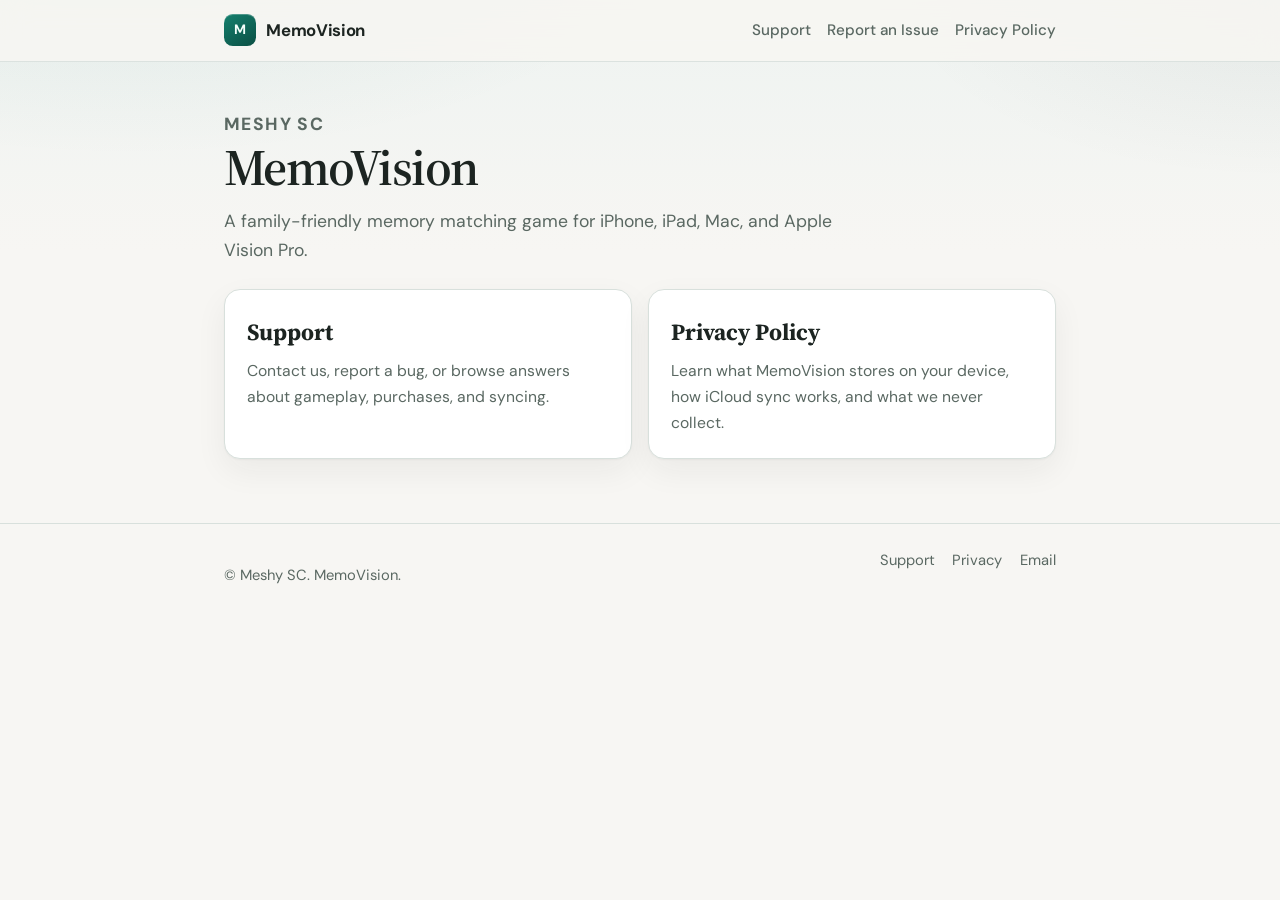
<file: docs/index.html>
<!DOCTYPE html>
<html lang="en">
<head>
  <meta charset="utf-8">
  <meta name="viewport" content="width=device-width, initial-scale=1">
  <title>MemoVision</title>
  <meta name="description" content="Support and privacy information for MemoVision, a family-friendly card-matching puzzle game by Meshy SC.">
  <link rel="preconnect" href="https://fonts.googleapis.com">
  <link rel="preconnect" href="https://fonts.gstatic.com" crossorigin>
  <link href="https://fonts.googleapis.com/css2?family=DM+Sans:ital,opsz,wght@0,9..40,400;0,9..40,500;0,9..40,700;1,9..40,400&family=Source+Serif+4:opsz,wght@8..60,600&display=swap" rel="stylesheet">
  <link rel="stylesheet" href="styles.css">
</head>
<body>
  <header class="site-header">
    <div class="header-inner">
      <a class="brand" href="./">
        <span class="brand-mark" aria-hidden="true">M</span>
        <span>MemoVision</span>
      </a>
      <nav class="nav" aria-label="Primary">
        <a href="support/">Support</a>
        <a href="https://github.com/Meshy-SC/MemoVision/issues/new">Report an Issue</a>
        <a href="privacy/">Privacy Policy</a>
      </nav>
    </div>
  </header>

  <main>
    <section class="hero">
      <p class="eyebrow">Meshy SC</p>
      <h1>MemoVision</h1>
      <p>A family-friendly memory matching game for iPhone, iPad, Mac, and Apple Vision Pro.</p>
    </section>

    <div class="card-grid">
      <a class="card" href="support/">
        <h2>Support</h2>
        <p>Contact us, report a bug, or browse answers about gameplay, purchases, and syncing.</p>
      </a>
      <a class="card" href="privacy/">
        <h2>Privacy Policy</h2>
        <p>Learn what MemoVision stores on your device, how iCloud sync works, and what we never collect.</p>
      </a>
    </div>
  </main>

  <footer class="site-footer">
    <div class="footer-inner">
      <p>© Meshy SC. MemoVision.</p>
      <div class="footer-links">
        <a href="support/">Support</a>
        <a href="privacy/">Privacy</a>
        <a href="mailto:davinci.dalhi@gmail.com">Email</a>
      </div>
    </div>
  </footer>
</body>
</html>
</file>
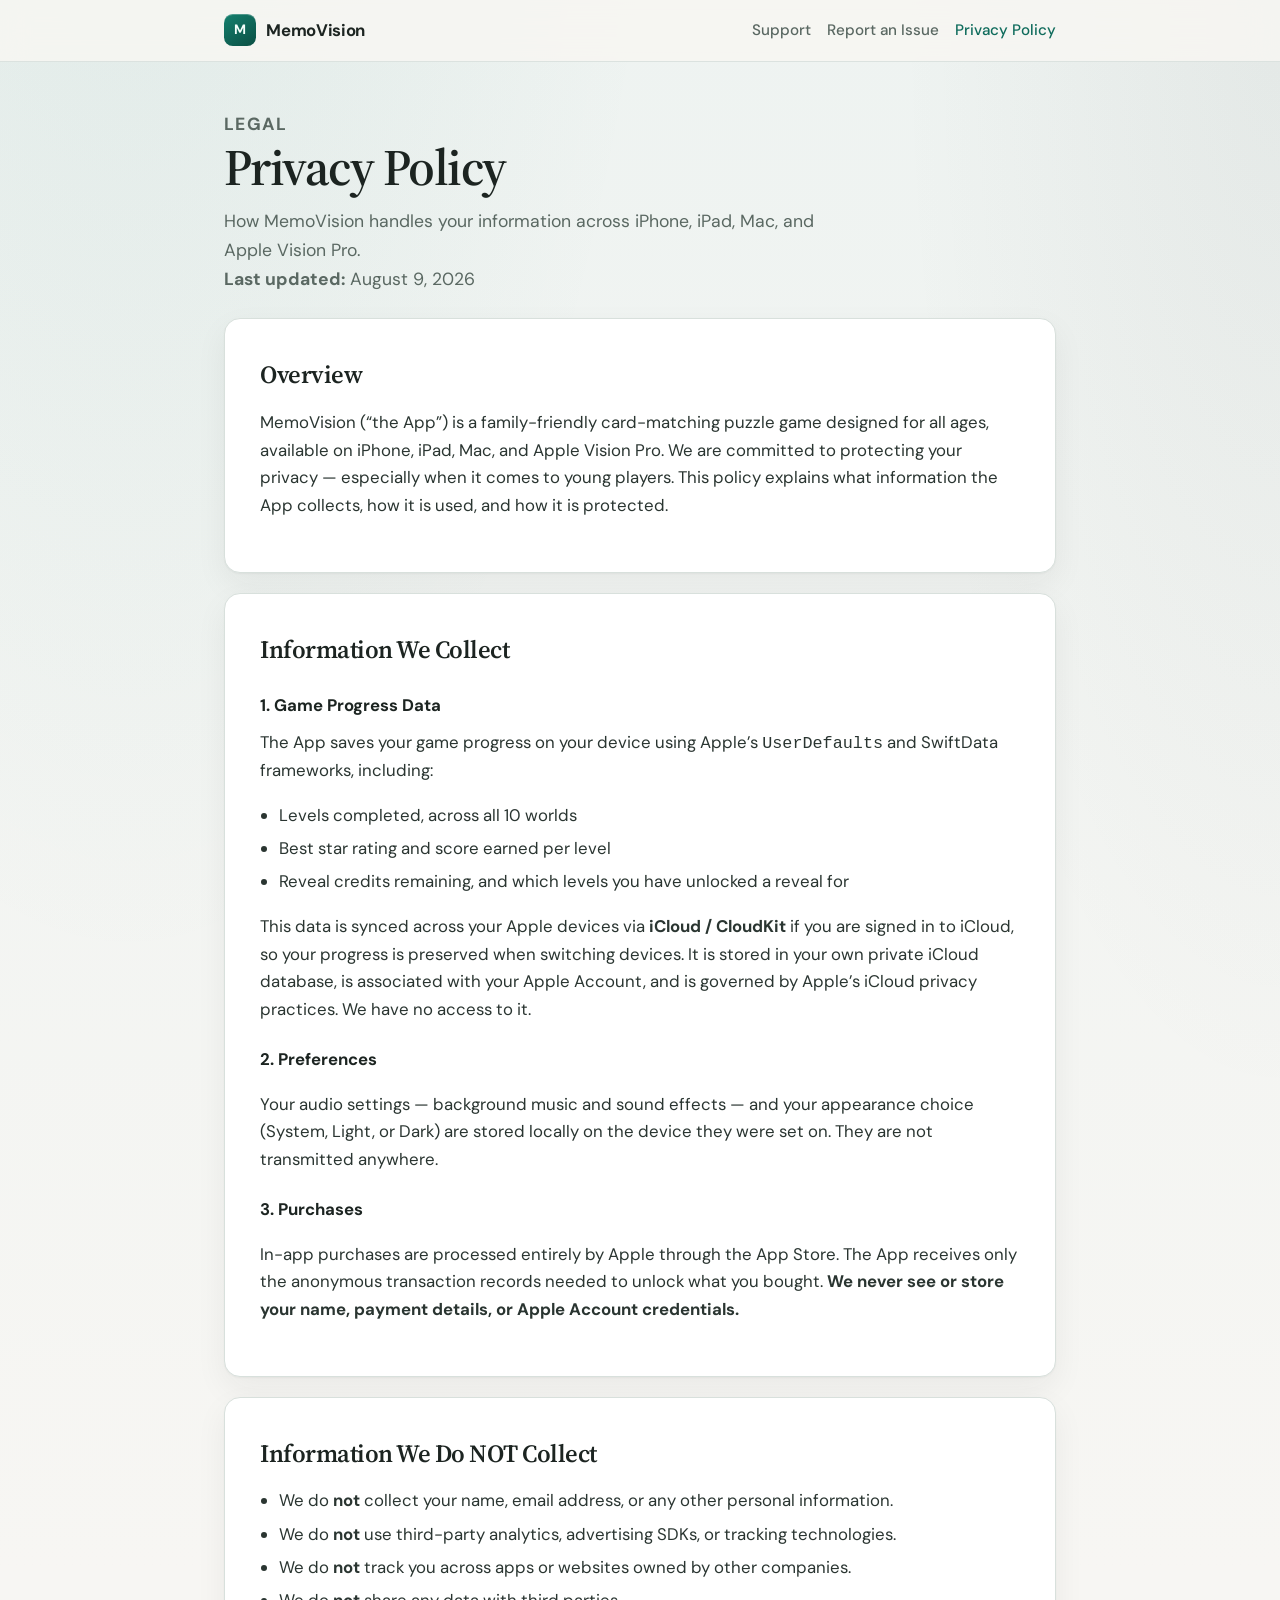
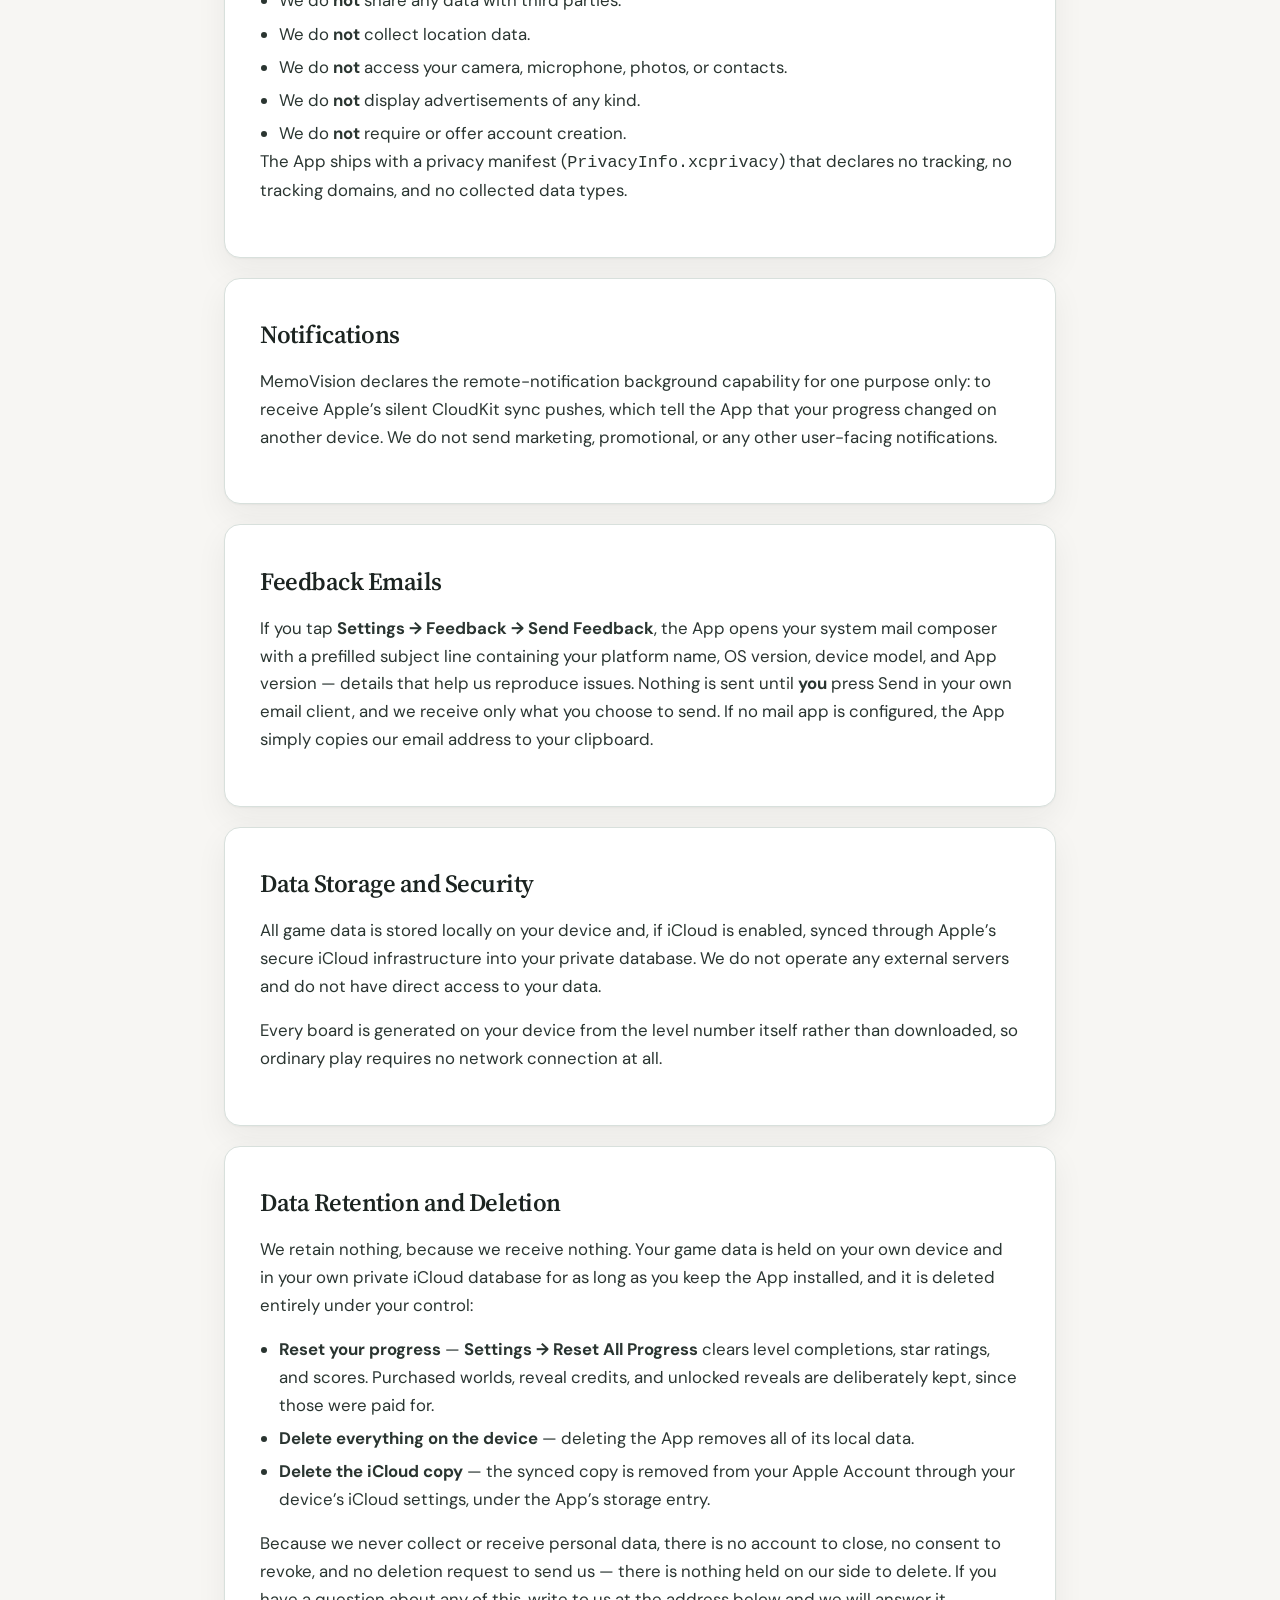
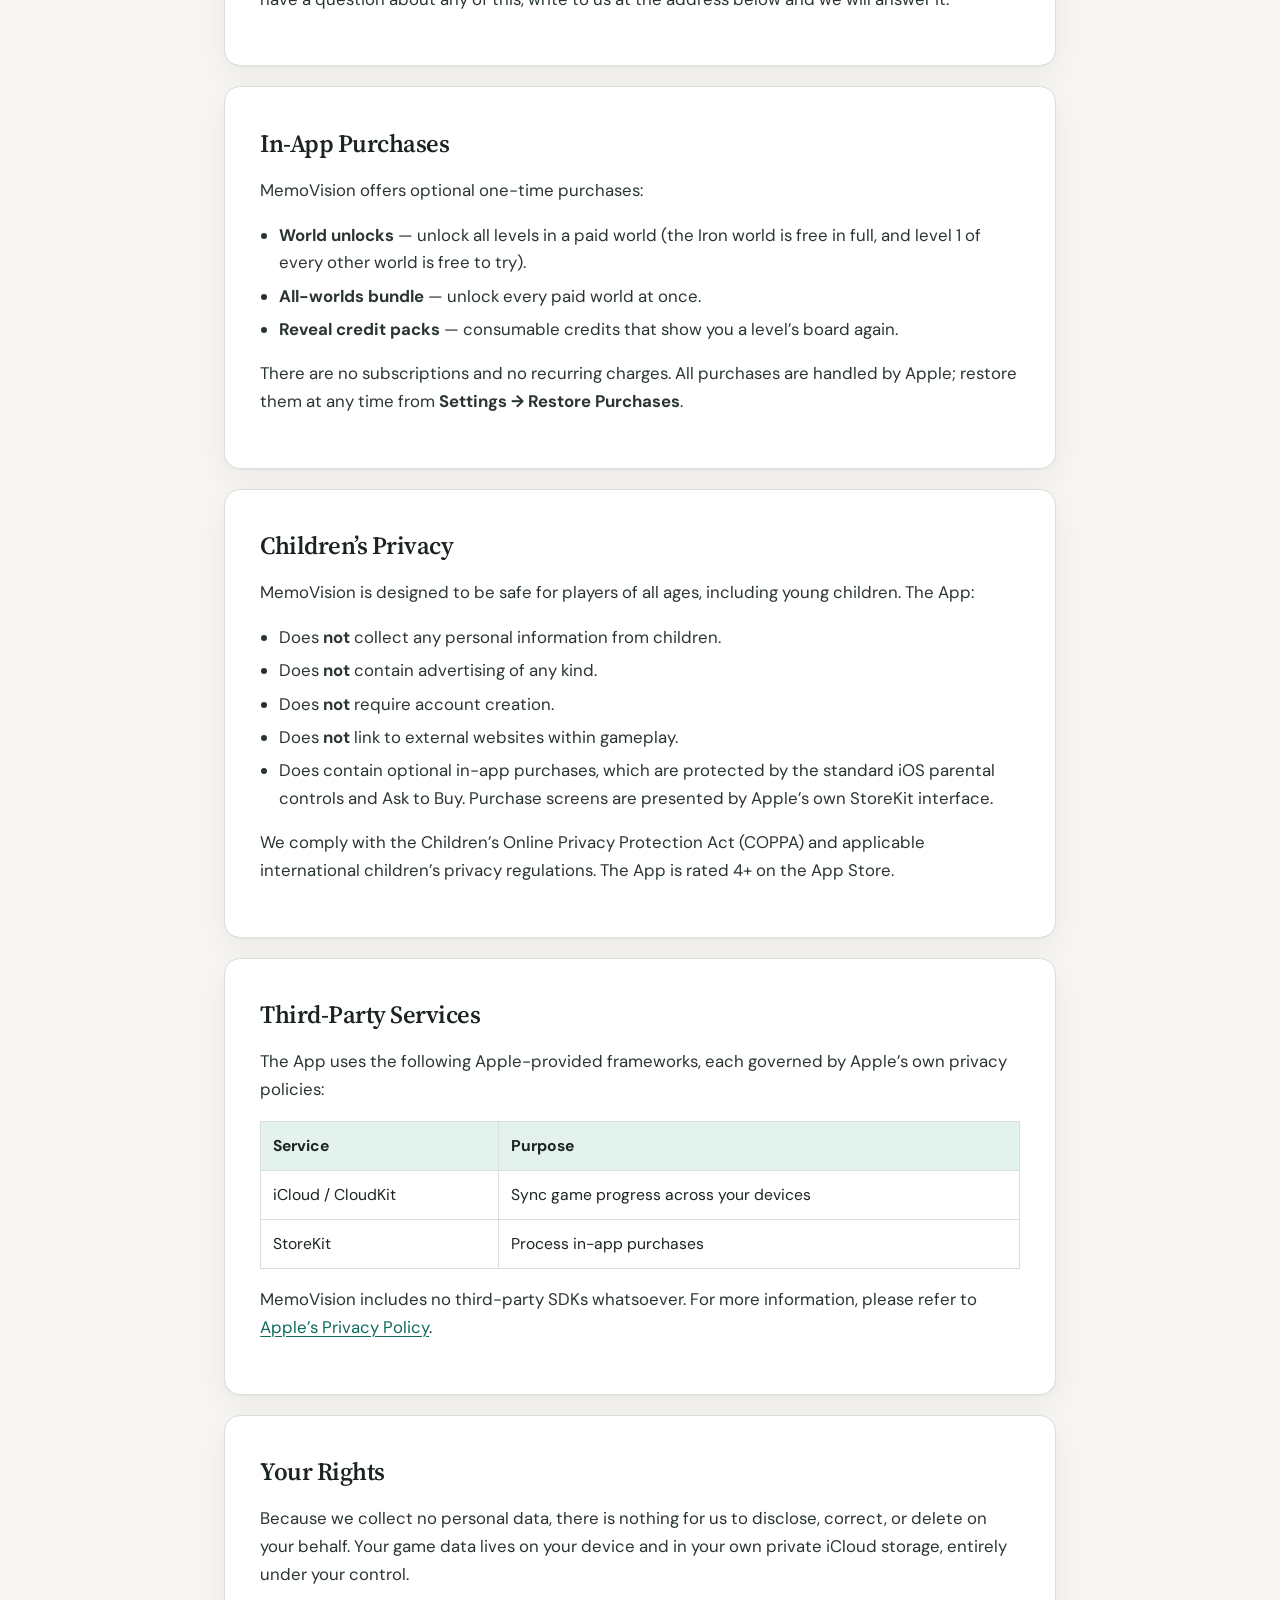
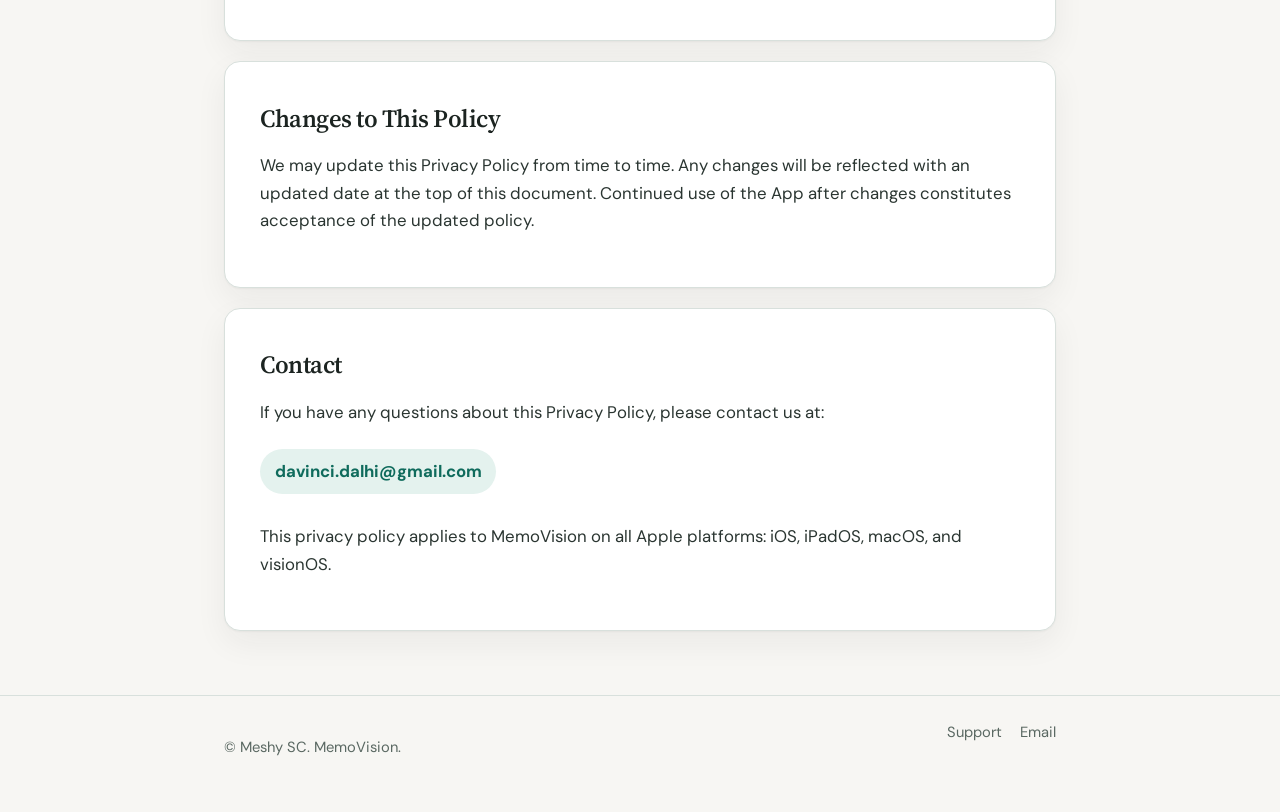
<file: docs/privacy/index.html>
<!DOCTYPE html>
<html lang="en">
<head>
  <meta charset="utf-8">
  <meta name="viewport" content="width=device-width, initial-scale=1">
  <title>Privacy Policy · MemoVision</title>
  <meta name="description" content="Privacy Policy for MemoVision. Learn what data the app stores, how iCloud sync works, and what we never collect.">
  <link rel="preconnect" href="https://fonts.googleapis.com">
  <link rel="preconnect" href="https://fonts.gstatic.com" crossorigin>
  <link href="https://fonts.googleapis.com/css2?family=DM+Sans:ital,opsz,wght@0,9..40,400;0,9..40,500;0,9..40,700;1,9..40,400&family=Source+Serif+4:opsz,wght@8..60,600&display=swap" rel="stylesheet">
  <link rel="stylesheet" href="../styles.css">
</head>
<body>
  <header class="site-header">
    <div class="header-inner">
      <a class="brand" href="../">
        <span class="brand-mark" aria-hidden="true">M</span>
        <span>MemoVision</span>
      </a>
      <nav class="nav" aria-label="Primary">
        <a href="../support/">Support</a>
        <a href="https://github.com/Meshy-SC/MemoVision/issues/new">Report an Issue</a>
        <a href="./" aria-current="page">Privacy Policy</a>
      </nav>
    </div>
  </header>

  <main>
    <section class="hero">
      <p class="eyebrow">Legal</p>
      <h1>Privacy Policy</h1>
      <p>How MemoVision handles your information across iPhone, iPad, Mac, and Apple Vision Pro.</p>
      <p class="meta"><strong>Last updated:</strong> August 9, 2026</p>
    </section>

    <div class="content">
      <section class="panel">
        <h2>Overview</h2>
        <p>MemoVision (“the App”) is a family-friendly card-matching puzzle game designed for all ages, available on iPhone, iPad, Mac, and Apple Vision Pro. We are committed to protecting your privacy — especially when it comes to young players. This policy explains what information the App collects, how it is used, and how it is protected.</p>
      </section>

      <section class="panel">
        <h2>Information We Collect</h2>

        <h3>1. Game Progress Data</h3>
        <p>The App saves your game progress on your device using Apple’s <code>UserDefaults</code> and SwiftData frameworks, including:</p>
        <ul>
          <li>Levels completed, across all 10 worlds</li>
          <li>Best star rating and score earned per level</li>
          <li>Reveal credits remaining, and which levels you have unlocked a reveal for</li>
        </ul>
        <p>This data is synced across your Apple devices via <strong>iCloud / CloudKit</strong> if you are signed in to iCloud, so your progress is preserved when switching devices. It is stored in your own private iCloud database, is associated with your Apple Account, and is governed by Apple’s iCloud privacy practices. We have no access to it.</p>

        <h3>2. Preferences</h3>
        <p>Your audio settings — background music and sound effects — and your appearance choice (System, Light, or Dark) are stored locally on the device they were set on. They are not transmitted anywhere.</p>

        <h3>3. Purchases</h3>
        <p>In-app purchases are processed entirely by Apple through the App Store. The App receives only the anonymous transaction records needed to unlock what you bought. <strong>We never see or store your name, payment details, or Apple Account credentials.</strong></p>
      </section>

      <section class="panel">
        <h2>Information We Do NOT Collect</h2>
        <ul>
          <li>We do <strong>not</strong> collect your name, email address, or any other personal information.</li>
          <li>We do <strong>not</strong> use third-party analytics, advertising SDKs, or tracking technologies.</li>
          <li>We do <strong>not</strong> track you across apps or websites owned by other companies.</li>
          <li>We do <strong>not</strong> share any data with third parties.</li>
          <li>We do <strong>not</strong> collect location data.</li>
          <li>We do <strong>not</strong> access your camera, microphone, photos, or contacts.</li>
          <li>We do <strong>not</strong> display advertisements of any kind.</li>
          <li>We do <strong>not</strong> require or offer account creation.</li>
        </ul>
        <p>The App ships with a privacy manifest (<code>PrivacyInfo.xcprivacy</code>) that declares no tracking, no tracking domains, and no collected data types.</p>
      </section>

      <section class="panel">
        <h2>Notifications</h2>
        <p>MemoVision declares the remote-notification background capability for one purpose only: to receive Apple’s silent CloudKit sync pushes, which tell the App that your progress changed on another device. We do not send marketing, promotional, or any other user-facing notifications.</p>
      </section>

      <section class="panel">
        <h2>Feedback Emails</h2>
        <p>If you tap <strong>Settings → Feedback → Send Feedback</strong>, the App opens your system mail composer with a prefilled subject line containing your platform name, OS version, device model, and App version — details that help us reproduce issues. Nothing is sent until <strong>you</strong> press Send in your own email client, and we receive only what you choose to send. If no mail app is configured, the App simply copies our email address to your clipboard.</p>
      </section>

      <section class="panel">
        <h2>Data Storage and Security</h2>
        <p>All game data is stored locally on your device and, if iCloud is enabled, synced through Apple’s secure iCloud infrastructure into your private database. We do not operate any external servers and do not have direct access to your data.</p>
        <p>Every board is generated on your device from the level number itself rather than downloaded, so ordinary play requires no network connection at all.</p>
      </section>

      <section class="panel">
        <h2>Data Retention and Deletion</h2>
        <p>We retain nothing, because we receive nothing. Your game data is held on your own device and in your own private iCloud database for as long as you keep the App installed, and it is deleted entirely under your control:</p>
        <ul>
          <li><strong>Reset your progress</strong> — <strong>Settings → Reset All Progress</strong> clears level completions, star ratings, and scores. Purchased worlds, reveal credits, and unlocked reveals are deliberately kept, since those were paid for.</li>
          <li><strong>Delete everything on the device</strong> — deleting the App removes all of its local data.</li>
          <li><strong>Delete the iCloud copy</strong> — the synced copy is removed from your Apple Account through your device’s iCloud settings, under the App’s storage entry.</li>
        </ul>
        <p>Because we never collect or receive personal data, there is no account to close, no consent to revoke, and no deletion request to send us — there is nothing held on our side to delete. If you have a question about any of this, write to us at the address below and we will answer it.</p>
      </section>

      <section class="panel">
        <h2>In-App Purchases</h2>
        <p>MemoVision offers optional one-time purchases:</p>
        <ul>
          <li><strong>World unlocks</strong> — unlock all levels in a paid world (the Iron world is free in full, and level 1 of every other world is free to try).</li>
          <li><strong>All-worlds bundle</strong> — unlock every paid world at once.</li>
          <li><strong>Reveal credit packs</strong> — consumable credits that show you a level’s board again.</li>
        </ul>
        <p>There are no subscriptions and no recurring charges. All purchases are handled by Apple; restore them at any time from <strong>Settings → Restore Purchases</strong>.</p>
      </section>

      <section class="panel">
        <h2>Children’s Privacy</h2>
        <p>MemoVision is designed to be safe for players of all ages, including young children. The App:</p>
        <ul>
          <li>Does <strong>not</strong> collect any personal information from children.</li>
          <li>Does <strong>not</strong> contain advertising of any kind.</li>
          <li>Does <strong>not</strong> require account creation.</li>
          <li>Does <strong>not</strong> link to external websites within gameplay.</li>
          <li>Does contain optional in-app purchases, which are protected by the standard iOS parental controls and Ask to Buy. Purchase screens are presented by Apple’s own StoreKit interface.</li>
        </ul>
        <p>We comply with the Children’s Online Privacy Protection Act (COPPA) and applicable international children’s privacy regulations. The App is rated 4+ on the App Store.</p>
      </section>

      <section class="panel">
        <h2>Third-Party Services</h2>
        <p>The App uses the following Apple-provided frameworks, each governed by Apple’s own privacy policies:</p>
        <div class="table-wrap">
          <table>
            <thead>
              <tr>
                <th>Service</th>
                <th>Purpose</th>
              </tr>
            </thead>
            <tbody>
              <tr>
                <td>iCloud / CloudKit</td>
                <td>Sync game progress across your devices</td>
              </tr>
              <tr>
                <td>StoreKit</td>
                <td>Process in-app purchases</td>
              </tr>
            </tbody>
          </table>
        </div>
        <p>MemoVision includes no third-party SDKs whatsoever. For more information, please refer to <a href="https://www.apple.com/legal/privacy/">Apple’s Privacy Policy</a>.</p>
      </section>

      <section class="panel">
        <h2>Your Rights</h2>
        <p>Because we collect no personal data, there is nothing for us to disclose, correct, or delete on your behalf. Your game data lives on your device and in your own private iCloud storage, entirely under your control.</p>
      </section>

      <section class="panel">
        <h2>Changes to This Policy</h2>
        <p>We may update this Privacy Policy from time to time. Any changes will be reflected with an updated date at the top of this document. Continued use of the App after changes constitutes acceptance of the updated policy.</p>
      </section>

      <section class="panel" id="contact">
        <h2>Contact</h2>
        <p>If you have any questions about this Privacy Policy, please contact us at:</p>
        <a class="email" href="mailto:davinci.dalhi@gmail.com">davinci.dalhi@gmail.com</a>
        <p>This privacy policy applies to MemoVision on all Apple platforms: iOS, iPadOS, macOS, and visionOS.</p>
      </section>
    </div>
  </main>

  <footer class="site-footer">
    <div class="footer-inner">
      <p>© Meshy SC. MemoVision.</p>
      <div class="footer-links">
        <a href="../support/">Support</a>
        <a href="mailto:davinci.dalhi@gmail.com">Email</a>
      </div>
    </div>
  </footer>
</body>
</html>
</file>
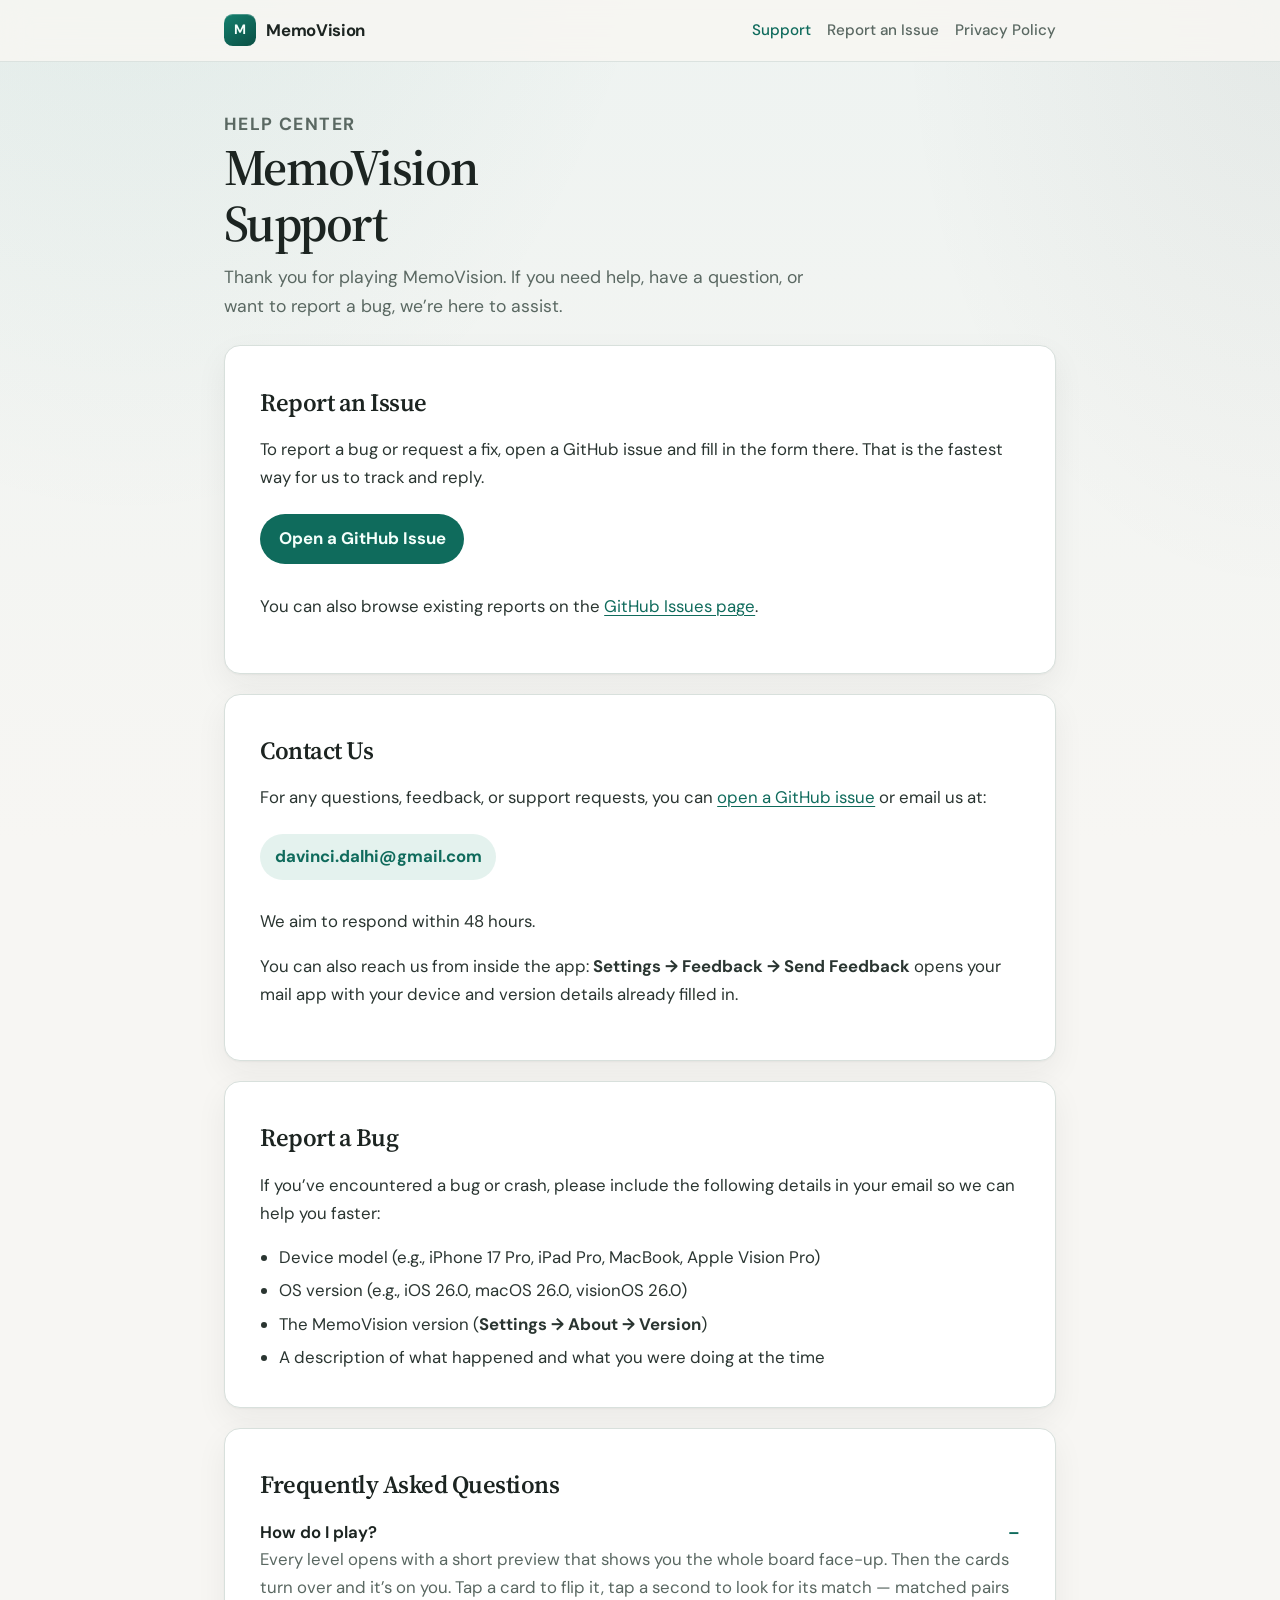
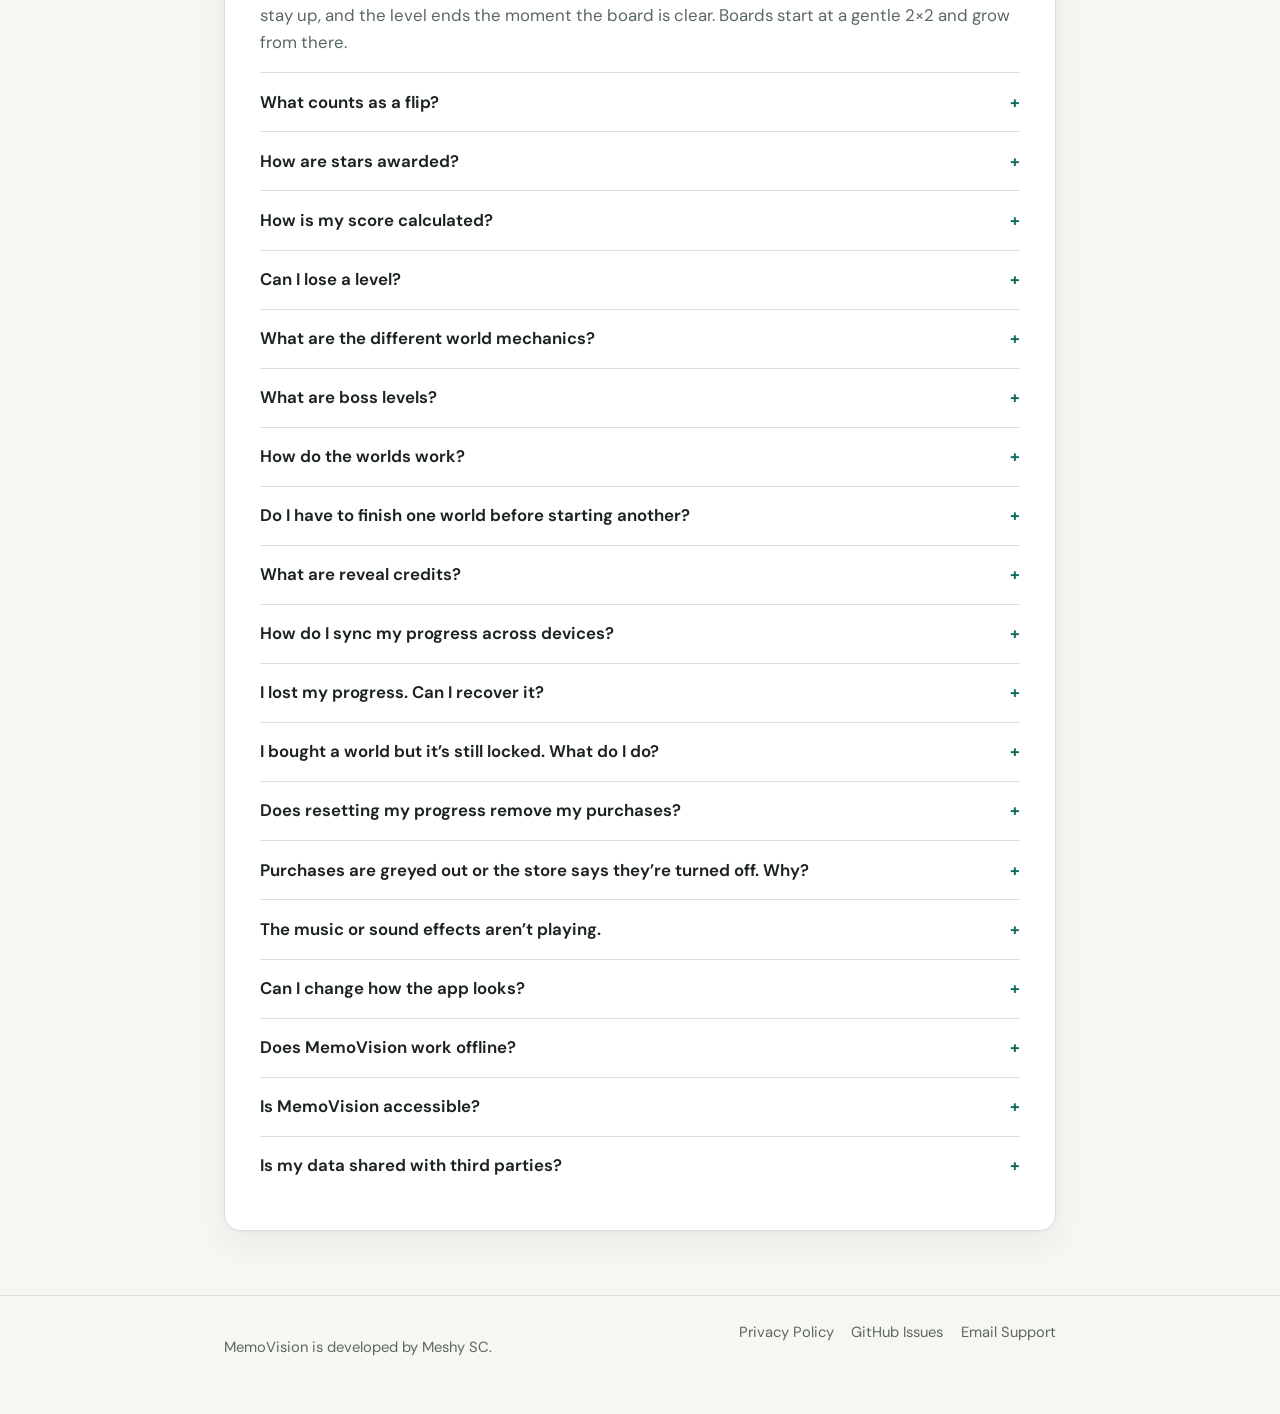
<file: docs/support/index.html>
<!DOCTYPE html>
<html lang="en">
<head>
  <meta charset="utf-8">
  <meta name="viewport" content="width=device-width, initial-scale=1">
  <title>Support · MemoVision</title>
  <meta name="description" content="Get help with MemoVision: contact support, report bugs, and find answers to common questions.">
  <link rel="preconnect" href="https://fonts.googleapis.com">
  <link rel="preconnect" href="https://fonts.gstatic.com" crossorigin>
  <link href="https://fonts.googleapis.com/css2?family=DM+Sans:ital,opsz,wght@0,9..40,400;0,9..40,500;0,9..40,700;1,9..40,400&family=Source+Serif+4:opsz,wght@8..60,600&display=swap" rel="stylesheet">
  <link rel="stylesheet" href="../styles.css">
</head>
<body>
  <header class="site-header">
    <div class="header-inner">
      <a class="brand" href="../">
        <span class="brand-mark" aria-hidden="true">M</span>
        <span>MemoVision</span>
      </a>
      <nav class="nav" aria-label="Primary">
        <a href="./" aria-current="page">Support</a>
        <a href="https://github.com/Meshy-SC/MemoVision/issues/new">Report an Issue</a>
        <a href="../privacy/">Privacy Policy</a>
      </nav>
    </div>
  </header>

  <main>
    <section class="hero">
      <p class="eyebrow">Help Center</p>
      <h1>MemoVision Support</h1>
      <p>Thank you for playing MemoVision. If you need help, have a question, or want to report a bug, we’re here to assist.</p>
    </section>

    <div class="content">
      <section class="panel" id="issues">
        <h2>Report an Issue</h2>
        <p>To report a bug or request a fix, open a GitHub issue and fill in the form there. That is the fastest way for us to track and reply.</p>
        <a class="button" href="https://github.com/Meshy-SC/MemoVision/issues/new">Open a GitHub Issue</a>
        <p>You can also browse existing reports on the <a href="https://github.com/Meshy-SC/MemoVision/issues">GitHub Issues page</a>.</p>
      </section>

      <section class="panel" id="contact">
        <h2>Contact Us</h2>
        <p>For any questions, feedback, or support requests, you can <a href="https://github.com/Meshy-SC/MemoVision/issues/new">open a GitHub issue</a> or email us at:</p>
        <a class="email" href="mailto:davinci.dalhi@gmail.com">davinci.dalhi@gmail.com</a>
        <p>We aim to respond within 48 hours.</p>
        <p>You can also reach us from inside the app: <strong>Settings → Feedback → Send Feedback</strong> opens your mail app with your device and version details already filled in.</p>
      </section>

      <section class="panel" id="bug">
        <h2>Report a Bug</h2>
        <p>If you’ve encountered a bug or crash, please include the following details in your email so we can help you faster:</p>
        <ul>
          <li>Device model (e.g., iPhone 17 Pro, iPad Pro, MacBook, Apple Vision Pro)</li>
          <li>OS version (e.g., iOS 26.0, macOS 26.0, visionOS 26.0)</li>
          <li>The MemoVision version (<strong>Settings → About → Version</strong>)</li>
          <li>A description of what happened and what you were doing at the time</li>
        </ul>
      </section>

      <section class="panel faq" id="faq">
        <h2>Frequently Asked Questions</h2>

        <details open>
          <summary>How do I play?</summary>
          <p>Every level opens with a short preview that shows you the whole board face-up. Then the cards turn over and it’s on you. Tap a card to flip it, tap a second to look for its match — matched pairs stay up, and the level ends the moment the board is clear. Boards start at a gentle 2×2 and grow from there.</p>
        </details>

        <details>
          <summary>What counts as a flip?</summary>
          <p>Every card you turn over is one flip, matched or not. A perfect run is two flips per pair, so a 6-pair board can in theory be cleared in 12.</p>
        </details>

        <details>
          <summary>How are stars awarded?</summary>
          <p>Every level has a par — a flip budget with some room on top of a perfect run, because no one remembers a whole board first time. Clear it within par for three stars, within 1.2× par for two stars, and anything beyond that still earns one star for finishing. Your best result per level is what’s kept, so replaying a level can only improve your rating.</p>
        </details>

        <details>
          <summary>How is my score calculated?</summary>
          <p>A level is worth 10 points cleared in three stars, 7 in two stars, and 5 in one. Only your best result per level counts, so replaying a level you’ve already cleared adds points only if you beat your previous rating. Three-starring all 1,000 levels is a perfect 10,000.</p>
        </details>

        <details>
          <summary>Can I lose a level?</summary>
          <p>Yes, in three ways: turning over more mismatched pairs than the level allows, running out the clock on levels that have one, or running out of flips. All three scale with the size of the board, and the level simply restarts — nothing is taken away from you.</p>
        </details>

        <details>
          <summary>What are the different world mechanics?</summary>
          <p>Each world plays by its own rule on top of ordinary matching — Timed Peek, Fog of War, Mirage, Chain Combo, Freeze, Shuffle, Mixed, Lava, and Darkness. Iron is Classic, so you learn the game before it starts changing on you.</p>
        </details>

        <details>
          <summary>What are boss levels?</summary>
          <p>Every tenth level tightens the screws — a bigger board with about 20% less time on the clock. They’re the checkpoint for whether the world’s mechanic has actually clicked.</p>
        </details>

        <details>
          <summary>How do the worlds work?</summary>
          <p>MemoVision has 10 worlds — from Iron to Legend — each with 100 levels. The Iron world is completely free, all 100 levels. For every other world, level 1 is free to try, and the remaining 99 levels are unlocked with a one-time purchase — either that single world, or every paid world at once with the all-worlds bundle.</p>
        </details>

        <details>
          <summary>Do I have to finish one world before starting another?</summary>
          <p>No. Progression runs <em>within</em> a world: level 1 of every world is always open, and each later level unlocks when you clear the one before it in that same world. Buying a world makes it immediately playable regardless of how far you’ve come elsewhere.</p>
        </details>

        <details>
          <summary>What are reveal credits?</summary>
          <p>A reveal credit shows you the whole board face-up again on a level you’re stuck on. Spending a credit unlocks that level’s reveal permanently, so you can use it again any time at no further cost. You start with one credit, and more can be purchased in packs of 1, 5, or 10.</p>
        </details>

        <details>
          <summary>How do I sync my progress across devices?</summary>
          <p>MemoVision uses iCloud to sync your progress automatically. Make sure you are signed in to the same Apple Account on all your devices and that iCloud Drive is enabled for MemoVision. Completions, star ratings, best scores, reveal credits, and unlocked reveals all follow you between iPhone, iPad, Mac, and Apple Vision Pro.</p>
        </details>

        <details>
          <summary>I lost my progress. Can I recover it?</summary>
          <p>Your progress is stored in iCloud. If you reinstall the app on a device signed in to the same Apple Account, your progress should restore automatically. Sync can take a moment after a fresh install — if it doesn’t appear, please contact us at the email above.</p>
        </details>

        <details>
          <summary>I bought a world but it’s still locked. What do I do?</summary>
          <p>Open <strong>Settings → Restore Purchases</strong>, or the <strong>Restore Purchases</strong> button on any purchase screen. Purchases are tied to your Apple Account and can be restored on any device signed in to it, at no extra cost.</p>
        </details>

        <details>
          <summary>Does resetting my progress remove my purchases?</summary>
          <p>No. <strong>Settings → Reset All Progress</strong> clears level completions, star ratings, and scores only. Purchased worlds, reveal credits, and previously unlocked reveals are never revoked.</p>
        </details>

        <details>
          <summary>Purchases are greyed out or the store says they’re turned off. Why?</summary>
          <p>The device is set to block in-app purchases — usually through Screen Time. On the device, open <strong>Settings → Screen Time → Content &amp; Privacy Restrictions → iTunes &amp; App Store Purchases</strong> and check that In-App Purchases is set to Allow. If you use Ask to Buy, a purchase instead waits for the family organizer’s approval, and the world or credits arrive on their own once it’s approved. Level 1 of the world stays free to play while you wait.</p>
        </details>

        <details>
          <summary>The music or sound effects aren’t playing.</summary>
          <p>Check <strong>Settings → Audio</strong>, where music and sound effects have separate switches. Also make sure your device isn’t in silent mode and that another app isn’t holding the audio session.</p>
        </details>

        <details>
          <summary>Can I change how the app looks?</summary>
          <p>Yes — <strong>Settings → Appearance</strong> offers System, Light, and Dark. System follows your device setting.</p>
        </details>

        <details>
          <summary>Does MemoVision work offline?</summary>
          <p>Yes. Every board is built on your device from the level number itself, so nothing needs downloading and you can play with no network connection. An internet connection is only needed to sync progress via iCloud and to make or restore purchases.</p>
        </details>

        <details>
          <summary>Is MemoVision accessible?</summary>
          <p>The app is built with SwiftUI and follows the system text sizes, so it responds to Dynamic Type. Menus, world rows, level cells, and the in-game toolbar carry VoiceOver labels and hints. If there’s an accessibility improvement that would help you play, please write to us — we want to hear about it.</p>
        </details>

        <details>
          <summary>Is my data shared with third parties?</summary>
          <p>No. MemoVision does not collect personal information or share any data with third parties. For full details, see our <a href="../privacy/">Privacy Policy</a>.</p>
        </details>
      </section>
    </div>
  </main>

  <footer class="site-footer">
    <div class="footer-inner">
      <p>MemoVision is developed by Meshy SC.</p>
      <div class="footer-links">
        <a href="../privacy/">Privacy Policy</a>
        <a href="https://github.com/Meshy-SC/MemoVision/issues/new">GitHub Issues</a>
        <a href="mailto:davinci.dalhi@gmail.com">Email Support</a>
      </div>
    </div>
  </footer>
</body>
</html>
</file>
<file: docs/styles.css>
:root {
  --bg: #f7f6f3;
  --bg-accent: #eef3f1;
  --surface: #ffffff;
  --ink: #1c2421;
  --muted: #5a6862;
  --line: #d8e0dc;
  --accent: #0f6b5c;
  --accent-soft: #e4f2ee;
  --shadow: 0 1px 2px rgba(28, 36, 33, 0.04), 0 12px 32px rgba(28, 36, 33, 0.06);
  --radius: 16px;
  --max: 42rem;
  --font: "Source Serif 4", "Iowan Old Style", "Palatino Linotype", Palatino, Georgia, serif;
  --sans: "DM Sans", "Avenir Next", "Segoe UI", sans-serif;
}

*,
*::before,
*::after {
  box-sizing: border-box;
}

html {
  scroll-behavior: smooth;
}

body {
  margin: 0;
  min-height: 100vh;
  color: var(--ink);
  font-family: var(--sans);
  font-size: 1.05rem;
  line-height: 1.65;
  background:
    radial-gradient(ellipse 80% 50% at 10% -10%, rgba(15, 107, 92, 0.08), transparent 55%),
    radial-gradient(ellipse 60% 40% at 100% 0%, rgba(28, 36, 33, 0.05), transparent 50%),
    linear-gradient(180deg, var(--bg-accent) 0%, var(--bg) 28%, var(--bg) 100%);
}

a {
  color: var(--accent);
  text-decoration-thickness: 1px;
  text-underline-offset: 0.18em;
}

a:hover {
  color: #0a5246;
}

.site-header {
  position: sticky;
  top: 0;
  z-index: 10;
  backdrop-filter: blur(14px);
  background: rgba(247, 246, 243, 0.86);
  border-bottom: 1px solid rgba(216, 224, 220, 0.85);
}

.header-inner,
.footer-inner,
.hero,
.content,
.card-grid {
  width: min(100% - 2rem, 52rem);
  margin-inline: auto;
}

.header-inner {
  display: flex;
  align-items: center;
  justify-content: space-between;
  gap: 1rem;
  padding: 0.9rem 0;
}

.brand {
  display: inline-flex;
  align-items: center;
  gap: 0.65rem;
  color: var(--ink);
  text-decoration: none;
  font-weight: 700;
  letter-spacing: -0.02em;
}

.brand-mark {
  display: grid;
  place-items: center;
  width: 2rem;
  height: 2rem;
  border-radius: 0.55rem;
  background: linear-gradient(145deg, #14806e, #0b4f44);
  color: #f4fffb;
  font-size: 0.85rem;
  font-weight: 700;
  box-shadow: inset 0 1px 0 rgba(255, 255, 255, 0.25);
}

.nav {
  display: flex;
  flex-wrap: wrap;
  gap: 0.35rem 1rem;
  font-size: 0.95rem;
}

.nav a {
  color: var(--muted);
  text-decoration: none;
  font-weight: 500;
}

.nav a:hover,
.nav a[aria-current="page"] {
  color: var(--accent);
}

.hero {
  padding: 3rem 0 1.5rem;
}

.eyebrow {
  margin: 0 0 0.75rem;
  color: var(--accent);
  font-size: 0.82rem;
  font-weight: 700;
  letter-spacing: 0.08em;
  text-transform: uppercase;
}

.hero h1 {
  margin: 0 0 0.75rem;
  max-width: 16ch;
  font-family: var(--font);
  font-size: clamp(2.2rem, 5vw, 3.2rem);
  font-weight: 600;
  line-height: 1.1;
  letter-spacing: -0.03em;
}

.hero p {
  margin: 0;
  max-width: 38rem;
  color: var(--muted);
  font-size: 1.1rem;
}

.meta {
  margin-top: 1rem;
  color: var(--muted);
  font-size: 0.95rem;
}

.content {
  padding: 0 0 4rem;
}

.panel {
  background: var(--surface);
  border: 1px solid var(--line);
  border-radius: var(--radius);
  box-shadow: var(--shadow);
  padding: clamp(1.4rem, 3vw, 2.2rem);
}

.panel + .panel {
  margin-top: 1.25rem;
}

.panel h2 {
  margin: 0 0 0.85rem;
  font-family: var(--font);
  font-size: 1.55rem;
  font-weight: 600;
  letter-spacing: -0.02em;
}

.panel h3 {
  margin: 1.4rem 0 0.55rem;
  font-size: 1.05rem;
  font-weight: 700;
}

.panel p,
.panel li {
  color: #2a3531;
}

.panel p:first-of-type {
  margin-top: 0;
}

.panel ul {
  margin: 0.6rem 0 0;
  padding-left: 1.2rem;
}

.panel li + li {
  margin-top: 0.35rem;
}

.email {
  display: inline-block;
  margin: 0.35rem 0 0.75rem;
  padding: 0.55rem 0.9rem;
  border-radius: 999px;
  background: var(--accent-soft);
  color: var(--accent);
  font-weight: 700;
  text-decoration: none;
}

.email:hover {
  background: #d5ebe5;
}

.button {
  display: inline-block;
  margin: 0.35rem 0 0.75rem;
  padding: 0.7rem 1.15rem;
  border-radius: 999px;
  background: var(--accent);
  color: #f4fffb;
  font-weight: 700;
  text-decoration: none;
}

.button:hover {
  background: #0a5246;
  color: #f4fffb;
}

.faq details {
  border-top: 1px solid var(--line);
  padding: 0.95rem 0;
}

.faq details:first-of-type {
  border-top: 0;
  padding-top: 0;
}

.faq summary {
  cursor: pointer;
  list-style: none;
  font-weight: 650;
  color: var(--ink);
}

.faq summary::-webkit-details-marker {
  display: none;
}

.faq summary::after {
  content: "+";
  float: right;
  color: var(--accent);
  font-weight: 700;
}

.faq details[open] summary::after {
  content: "–";
}

.faq details p {
  margin: 0.65rem 0 0;
  color: var(--muted);
}

.card-grid {
  display: grid;
  grid-template-columns: repeat(auto-fit, minmax(15rem, 1fr));
  gap: 1rem;
  padding: 0 0 4rem;
}

.card {
  display: block;
  padding: 1.4rem 1.35rem;
  border: 1px solid var(--line);
  border-radius: var(--radius);
  background: var(--surface);
  box-shadow: var(--shadow);
  color: inherit;
  text-decoration: none;
  transition: transform 0.2s ease, border-color 0.2s ease;
}

.card:hover {
  transform: translateY(-2px);
  border-color: #b9cfc7;
  color: inherit;
}

.card h2 {
  margin: 0 0 0.45rem;
  font-family: var(--font);
  font-size: 1.45rem;
}

.card p {
  margin: 0;
  color: var(--muted);
  font-size: 0.98rem;
}

.table-wrap {
  overflow-x: auto;
  margin-top: 0.75rem;
}

table {
  width: 100%;
  border-collapse: collapse;
  font-size: 0.98rem;
}

th,
td {
  padding: 0.7rem 0.75rem;
  border: 1px solid var(--line);
  text-align: left;
  vertical-align: top;
}

th {
  background: var(--accent-soft);
  font-weight: 700;
}

.site-footer {
  border-top: 1px solid var(--line);
  padding: 1.5rem 0 2.5rem;
  color: var(--muted);
  font-size: 0.92rem;
}

.footer-inner {
  display: flex;
  flex-wrap: wrap;
  justify-content: space-between;
  gap: 0.75rem 1.5rem;
}

.footer-links {
  display: flex;
  flex-wrap: wrap;
  gap: 0.85rem 1.1rem;
}

.footer-links a {
  color: var(--muted);
  text-decoration: none;
}

.footer-links a:hover {
  color: var(--accent);
}

@media (max-width: 640px) {
  .header-inner {
    align-items: flex-start;
    flex-direction: column;
  }

  .hero {
    padding-top: 2.2rem;
  }
}
</file>
